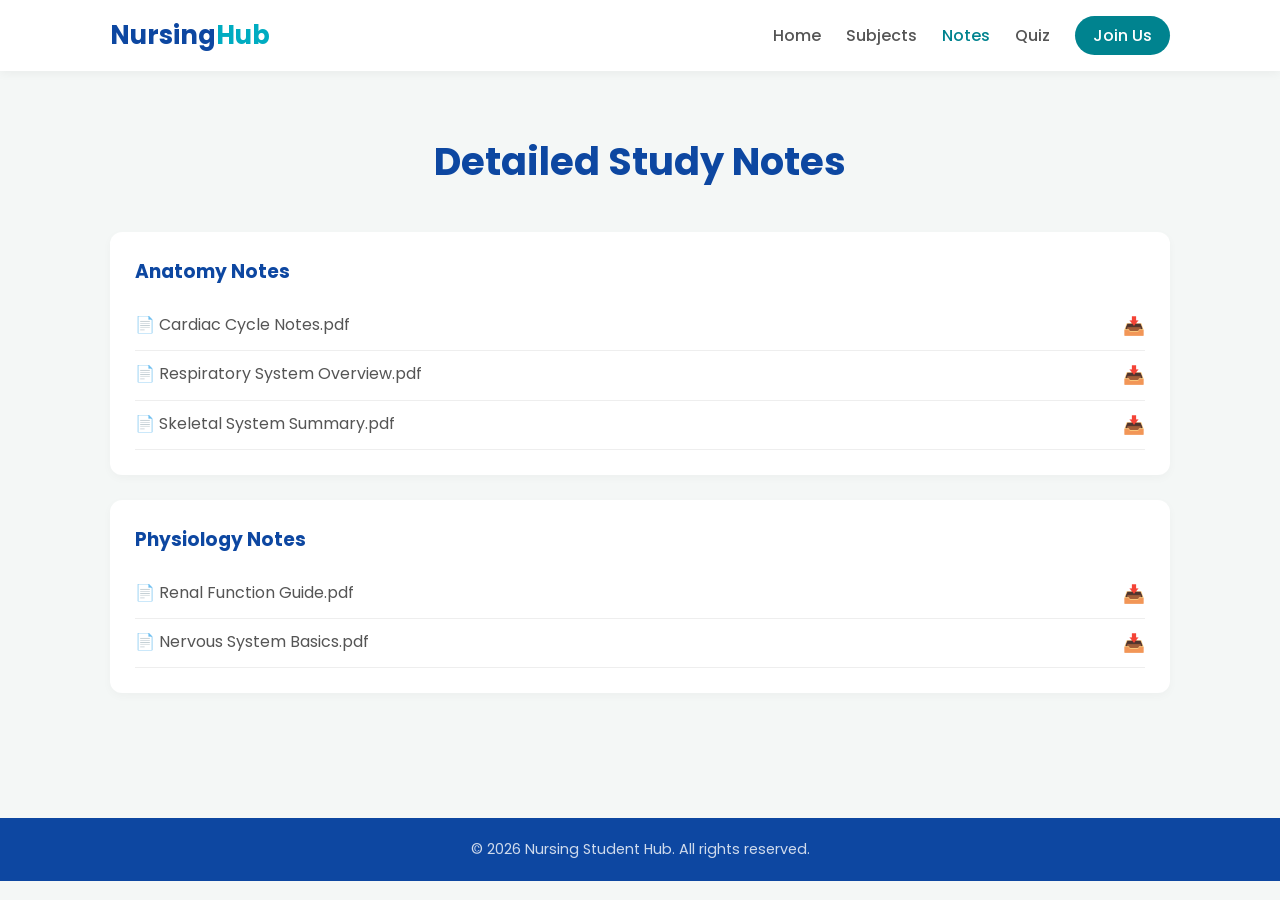
<file: notes.html>
<!DOCTYPE html>
<html lang="en">
<head>
    <meta charset="UTF-8">
    <meta name="viewport" content="width=device-width, initial-scale=1.0">
    <title>Notes - Nursing Student Hub</title>
    <link rel="stylesheet" href="style.css">
    <link href="https://fonts.googleapis.com/css2?family=Poppins:wght@300;400;600;700&display=swap" rel="stylesheet">
</head>
<body>

    <!-- Header & Navigation -->
    <header>
        <div class="container">
            <div class="logo">Nursing<span>Hub</span></div>
            <nav>
                <ul>
                    <li><a href="index.html">Home</a></li>
                    <li><a href="subjects.html">Subjects</a></li>
                    <li><a href="notes.html" class="active">Notes</a></li>
                    <li><a href="quiz.html">Quiz</a></li>
                    <li><a href="notes.html" class="btn-nav">Join Us</a></li>
                </ul>
            </nav>
        </div>
    </header>

    <!-- Notes Content -->
    <section class="page-content">
        <div class="container">
            <h2>Detailed Study Notes</h2>
            
            <div class="notes-category">
                <h3>Anatomy Notes</h3>
                <ul class="file-list">
                    <li>📄 Cardiac Cycle Notes.pdf <a href="#" class="download-btn">📥</a></li>
                    <li>📄 Respiratory System Overview.pdf <a href="#" class="download-btn">📥</a></li>
                    <li>📄 Skeletal System Summary.pdf <a href="#" class="download-btn">📥</a></li>
                </ul>
            </div>

            <div class="notes-category">
                <h3>Physiology Notes</h3>
                <ul class="file-list">
                    <li>📄 Renal Function Guide.pdf <a href="#" class="download-btn">📥</a></li>
                    <li>📄 Nervous System Basics.pdf <a href="#" class="download-btn">📥</a></li>
                </ul>
            </div>
        </div>
    </section>

    <!-- Footer -->
    <footer>
        <div class="container">
            <div class="footer-bottom">
                <p>&copy; 2026 Nursing Student Hub. All rights reserved.</p>
            </div>
        </div>
    </footer>

</body>
</html>
</file>
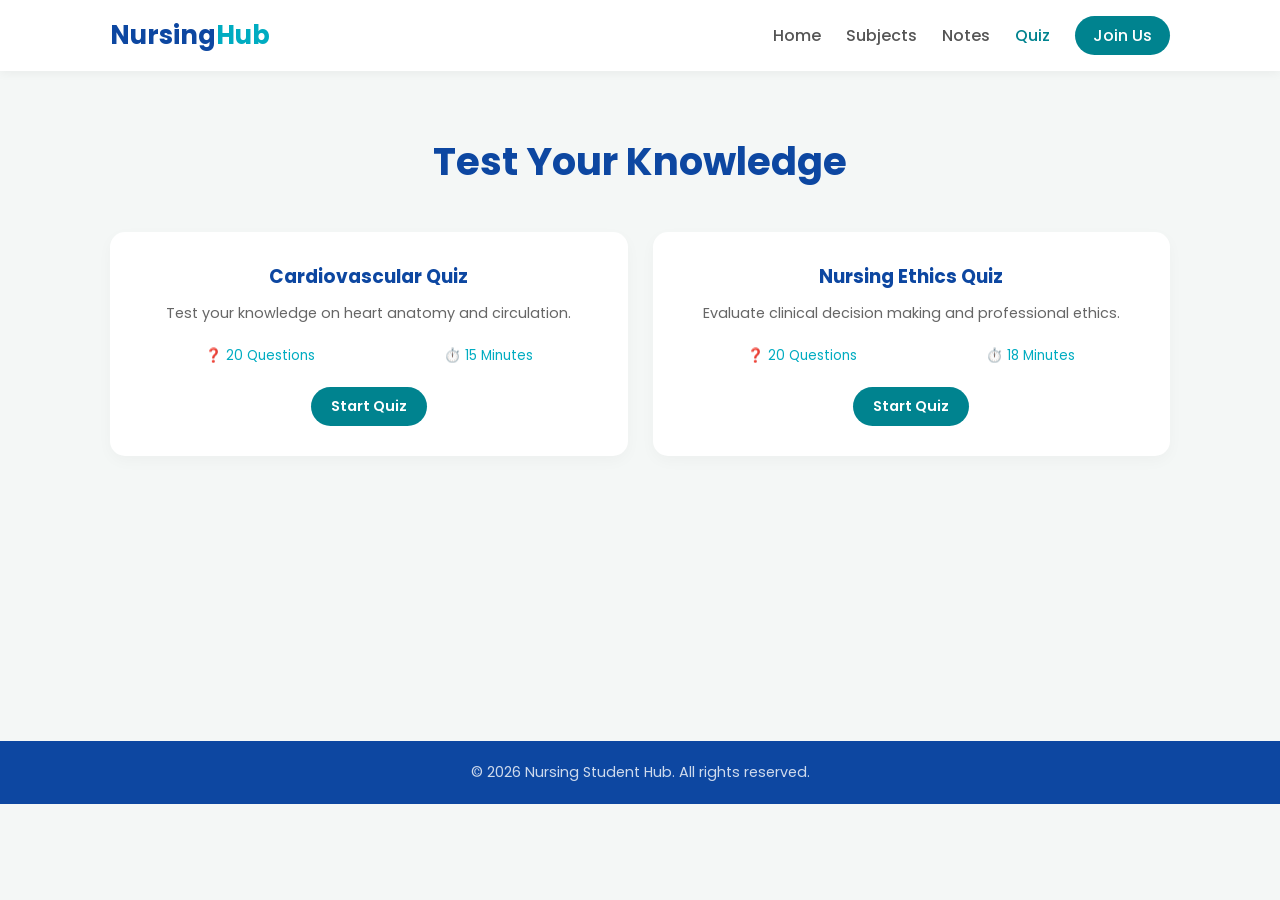
<file: quiz.html>
<!DOCTYPE html>
<html lang="en">
<head>
    <meta charset="UTF-8">
    <meta name="viewport" content="width=device-width, initial-scale=1.0">
    <title>Quiz - Nursing Student Hub</title>
    <link rel="stylesheet" href="style.css">
    <link href="https://fonts.googleapis.com/css2?family=Poppins:wght@300;400;600;700&display=swap" rel="stylesheet">
</head>
<body>

    <!-- Header & Navigation -->
    <header>
        <div class="container">
            <div class="logo">Nursing<span>Hub</span></div>
            <nav>
                <ul>
                    <li><a href="index.html">Home</a></li>
                    <li><a href="subjects.html">Subjects</a></li>
                    <li><a href="notes.html">Notes</a></li>
                    <li><a href="quiz.html" class="active">Quiz</a></li>
                    <li><a href="notes.html" class="btn-nav">Join Us</a></li>
                </ul>
            </nav>
        </div>
    </header>

    <!-- Quiz Content -->
    <section class="page-content">
        <div class="container">
            <h2>Test Your Knowledge</h2>
            <div class="quiz-grid">
                <div class="quiz-card">
                    <h3>Cardiovascular Quiz</h3>
                    <p>Test your knowledge on heart anatomy and circulation.</p>
                    <div class="quiz-info"><span>❓ 20 Questions</span> <span>⏱️ 15 Minutes</span></div>
                    <a href="#" class="btn-primary-small">Start Quiz</a>
                </div>
                <div class="quiz-card">
                    <h3>Nursing Ethics Quiz</h3>
                    <p>Evaluate clinical decision making and professional ethics.</p>
                    <div class="quiz-info"><span>❓ 20 Questions</span> <span>⏱️ 18 Minutes</span></div>
                    <a href="#" class="btn-primary-small">Start Quiz</a>
                </div>
            </div>
        </div>
    </section>

    <!-- Footer -->
    <footer>
        <div class="container">
            <div class="footer-bottom">
                <p>&copy; 2026 Nursing Student Hub. All rights reserved.</p>
            </div>
        </div>
    </footer>

</body>
</html>
</file>
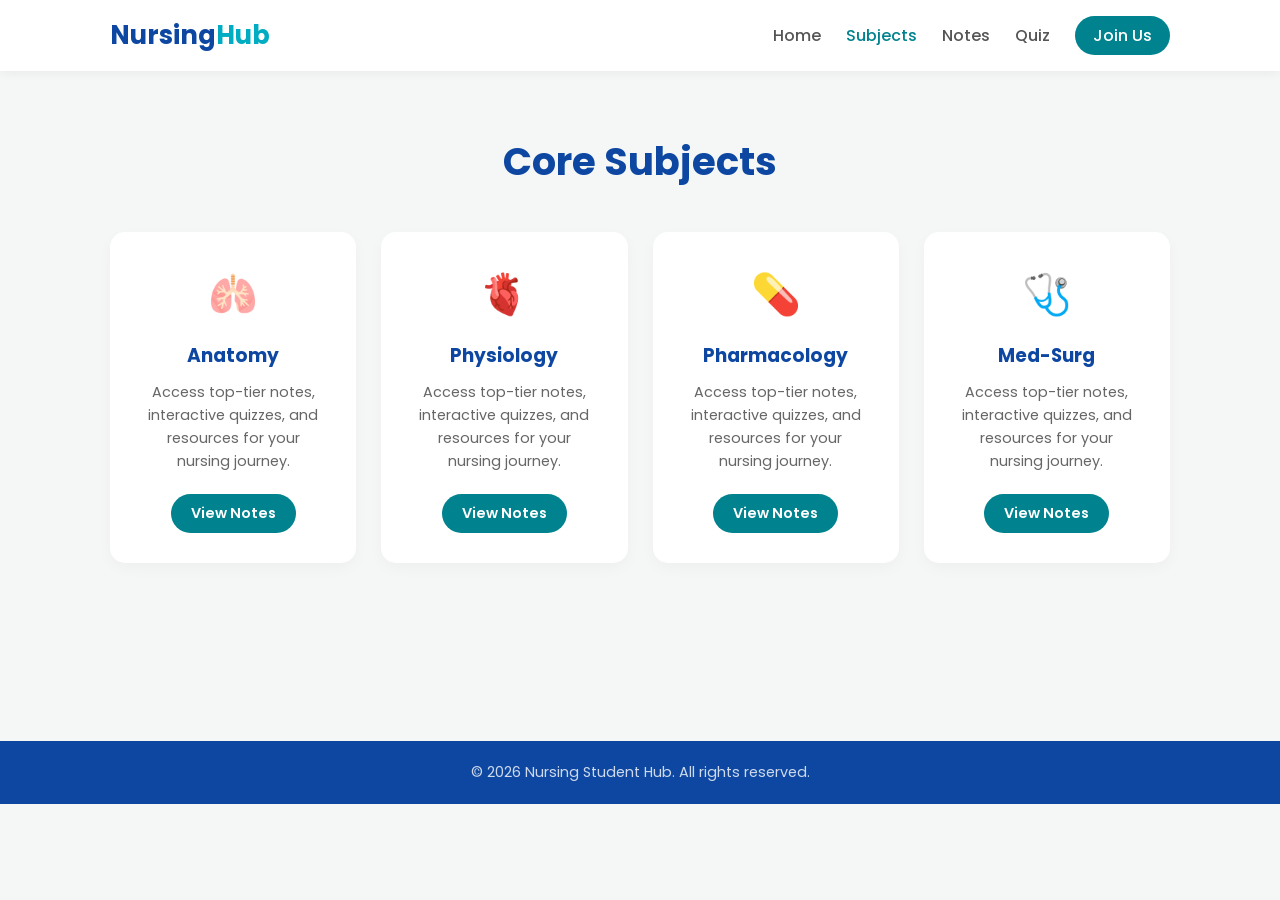
<file: subjects.html>
<!DOCTYPE html>
<html lang="en">
<head>
    <meta charset="UTF-8">
    <meta name="viewport" content="width=device-width, initial-scale=1.0">
    <title>Subjects - Nursing Student Hub</title>
    <link rel="stylesheet" href="style.css">
    <link href="https://fonts.googleapis.com/css2?family=Poppins:wght@300;400;600;700&display=swap" rel="stylesheet">
</head>
<body>

    <!-- Header & Navigation -->
    <header>
        <div class="container">
            <div class="logo">Nursing<span>Hub</span></div>
            <nav>
                <ul>
                    <li><a href="index.html">Home</a></li>
                    <li><a href="subjects.html" class="active">Subjects</a></li>
                    <li><a href="notes.html">Notes</a></li>
                    <li><a href="quiz.html">Quiz</a></li>
                    <li><a href="notes.html" class="btn-nav">Join Us</a></li>
                </ul>
            </nav>
        </div>
    </header>

    <!-- Subjects Content -->
    <section class="page-content">
        <div class="container">
            <h2>Core Subjects</h2>
            <div class="subject-grid">
                <div class="subject-card">
                    <div class="icon">🫁</div>
                    <h3>Anatomy</h3>
                    <p>Access top-tier notes, interactive quizzes, and resources for your nursing journey.</p>
                    <a href="notes.html" class="btn-primary-small">View Notes</a>
                </div>
                <div class="subject-card">
                    <div class="icon">🫀</div>
                    <h3>Physiology</h3>
                    <p>Access top-tier notes, interactive quizzes, and resources for your nursing journey.</p>
                    <a href="notes.html" class="btn-primary-small">View Notes</a>
                </div>
                <div class="subject-card">
                    <div class="icon">💊</div>
                    <h3>Pharmacology</h3>
                    <p>Access top-tier notes, interactive quizzes, and resources for your nursing journey.</p>
                    <a href="notes.html" class="btn-primary-small">View Notes</a>
                </div>
                <div class="subject-card">
                    <div class="icon">🩺</div>
                    <h3>Med-Surg</h3>
                    <p>Access top-tier notes, interactive quizzes, and resources for your nursing journey.</p>
                    <a href="notes.html" class="btn-primary-small">View Notes</a>
                </div>
            </div>
        </div>
    </section>

    <!-- Footer -->
    <footer>
        <div class="container">
            <div class="footer-bottom">
                <p>&copy; 2026 Nursing Student Hub. All rights reserved.</p>
            </div>
        </div>
    </footer>

</body>
</html>
</file>
<file: style.css>
/* --- Global Styles --- */
:root {
    --primary-color: #0d47a1; /* Deep Professional Blue/Teal */
    --accent-color: #00838f;
    --bg-color: #f4f7f6;
    --card-bg: #ffffff;
    --text-color: #333333;
    --font-family: 'Poppins', sans-serif;
}

* {
    margin: 0;
    padding: 0;
    box-sizing: border-box;
}

body {
    font-family: var(--font-family);
    background-color: var(--bg-color);
    color: var(--text-color);
    line-height: 1.6;
}

.container {
    max-width: 1100px;
    margin: 0 auto;
    padding: 0 20px;
}

a {
    text-decoration: none;
    color: inherit;
}

ul {
    list-style: none;
}

span {
    color: #00acc1;
}

/* --- Header & Nav --- */
header {
    background-color: #ffffff;
    padding: 15px 0;
    box-shadow: 0 2px 10px rgba(0,0,0,0.05);
    position: sticky;
    top: 0;
    z-index: 100;
}

header .container {
    display: flex;
    justify-content: space-between;
    align-items: center;
}

.logo {
    font-size: 1.6rem;
    font-weight: 700;
    color: var(--primary-color);
}

nav ul {
    display: flex;
    gap: 25px;
    align-items: center;
}

nav a {
    font-weight: 500;
    color: #555;
    transition: 0.3s;
}

nav a:hover, nav a.active {
    color: var(--accent-color);
}

.btn-nav {
    background-color: var(--accent-color);
    color: #fff !important;
    padding: 8px 18px;
    border-radius: 20px;
}

/* --- Hero Section --- */
.hero {
    padding: 80px 0;
    background: linear-gradient(135deg, #e0f7fa 0%, #ffffff 100%);
}

.hero .container {
    display: grid;
    grid-template-columns: 1fr 1fr;
    gap: 40px;
    align-items: center;
}

.hero-content h1 {
    font-size: 3rem;
    color: var(--primary-color);
    margin-bottom: 20px;
    line-height: 1.2;
}

.hero-content p {
    font-size: 1.1rem;
    color: #666;
    margin-bottom: 30px;
}

.hero-btns {
    display: flex;
    gap: 15px;
}

.btn-primary {
    background-color: var(--accent-color);
    color: #fff;
    padding: 12px 25px;
    border-radius: 25px;
    font-weight: 600;
    transition: 0.3s;
}

.btn-primary:hover {
    opacity: 0.9;
}

.btn-secondary {
    border: 2px solid var(--accent-color);
    color: var(--accent-color);
    padding: 12px 25px;
    border-radius: 25px;
    font-weight: 600;
    transition: 0.3s;
}

.btn-secondary:hover {
    background-color: rgba(0, 131, 143, 0.1);
}

.hero-image img {
    width: 100%;
    border-radius: 15px;
    box-shadow: 0 10px 25px rgba(0,0,0,0.1);
}

/* --- Page Content General --- */
.page-content {
    padding: 60px 0;
    min-height: 70vh;
}

.page-content h2 {
    text-align: center;
    color: var(--primary-color);
    font-size: 2.4rem;
    margin-bottom: 40px;
}

/* --- Subject Cards --- */
.subject-grid, .quiz-grid {
    display: grid;
    grid-template-columns: repeat(auto-fit, minmax(240px, 1fr));
    gap: 25px;
}

.subject-card, .quiz-card {
    background-color: var(--card-bg);
    padding: 30px;
    border-radius: 15px;
    text-align: center;
    box-shadow: 0 5px 15px rgba(0,0,0,0.03);
    transition: 0.3s;
}

.subject-card:hover, .quiz-card:hover {
    transform: translateY(-5px);
}

.subject-card .icon {
    font-size: 2.5rem;
    margin-bottom: 15px;
}

.subject-card h3, .quiz-card h3 {
    color: var(--primary-color);
    margin-bottom: 10px;
}

.subject-card p, .quiz-card p {
    color: #666;
    font-size: 0.9rem;
    margin-bottom: 20px;
}

.btn-primary-small {
    display: inline-block;
    background-color: var(--accent-color);
    color: #fff;
    padding: 8px 20px;
    border-radius: 20px;
    font-size: 0.9rem;
    font-weight: 600;
}

/* --- Notes Categories --- */
.notes-category {
    background: #fff;
    padding: 25px;
    border-radius: 12px;
    margin-bottom: 25px;
    box-shadow: 0 3px 10px rgba(0,0,0,0.03);
}

.notes-category h3 {
    color: var(--primary-color);
    margin-bottom: 15px;
}

.file-list li {
    display: flex;
    justify-content: space-between;
    padding: 10px 0;
    border-bottom: 1px solid #eee;
    color: #555;
}

.download-btn {
    font-size: 1.1rem;
}

/* --- Quiz Info --- */
.quiz-info {
    display: flex;
    justify-content: space-around;
    font-size: 0.85rem;
    color: #777;
    margin-bottom: 20px;
}

/* --- Footer --- */
footer {
    background-color: var(--primary-color);
    color: #fff;
    text-align: center;
    padding: 20px 0;
    margin-top: 40px;
}

.footer-bottom p {
    opacity: 0.8;
    font-size: 0.9rem;
}
</file>
